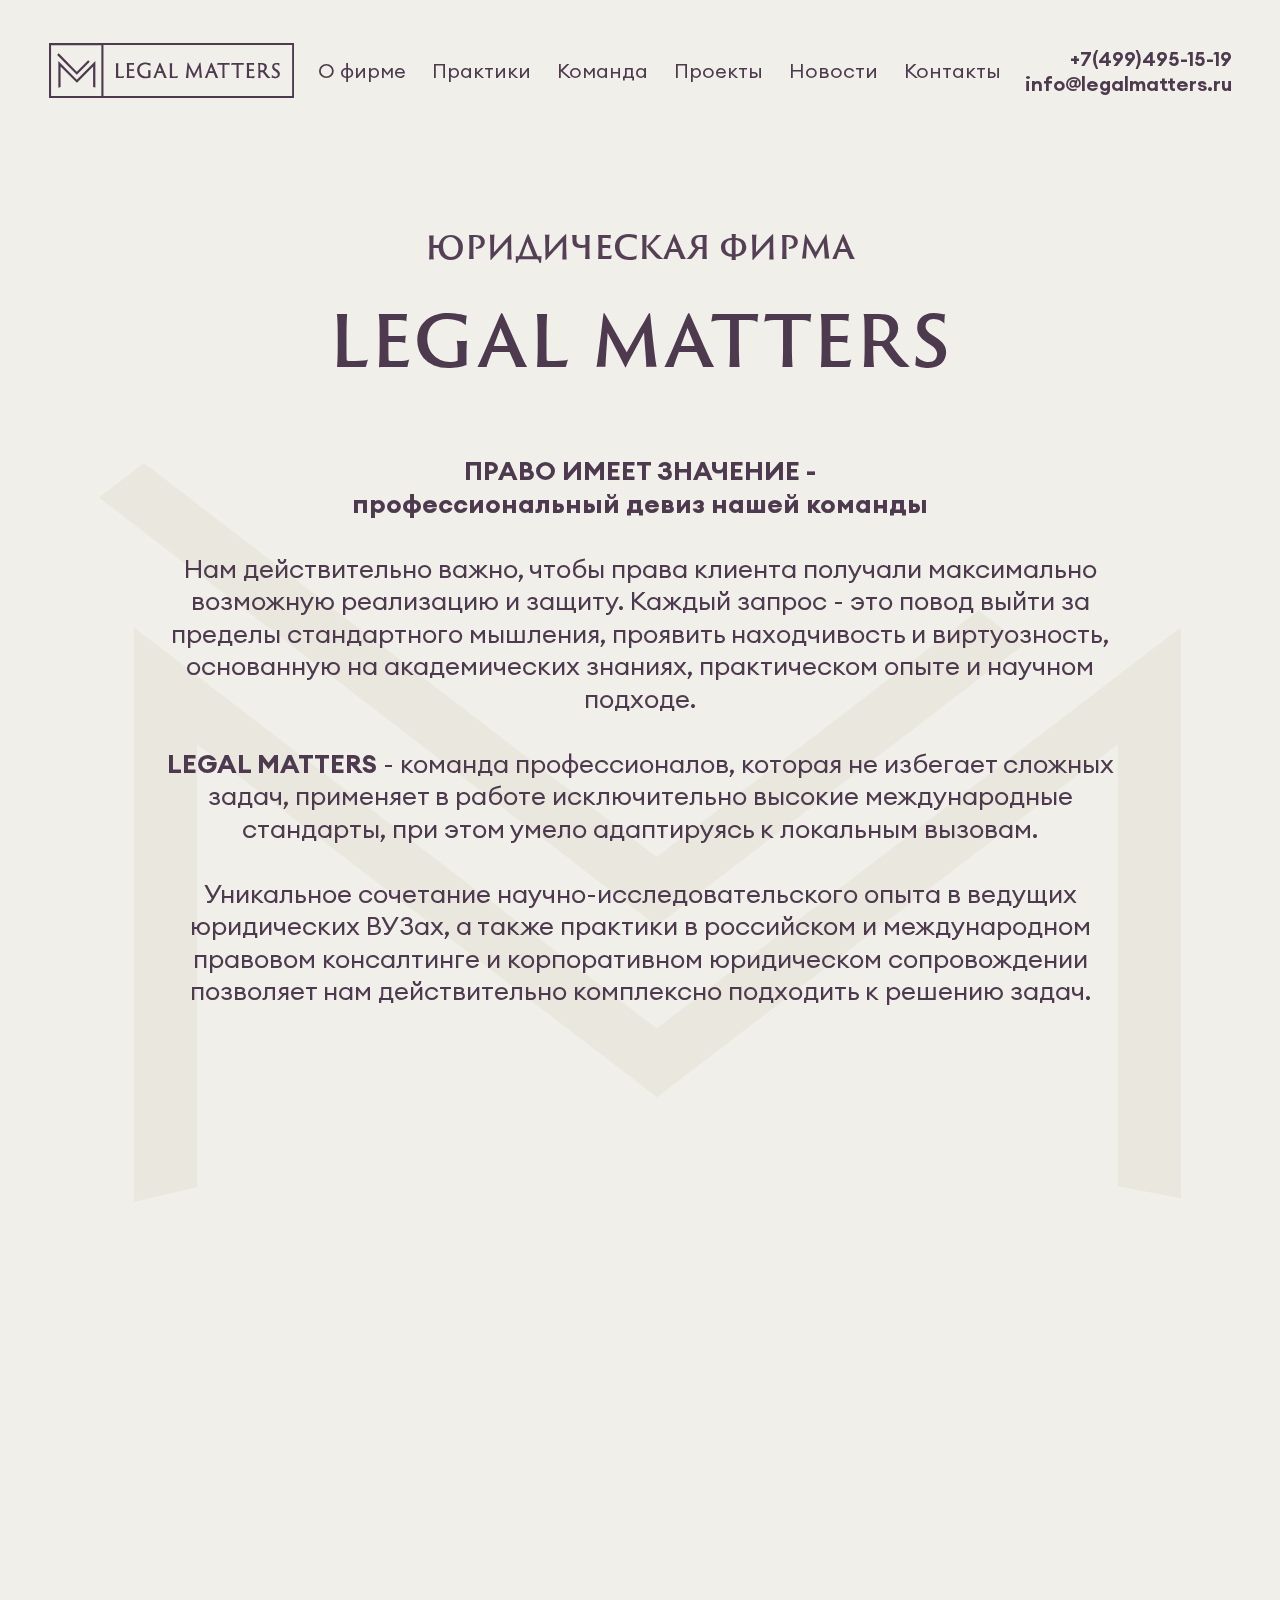
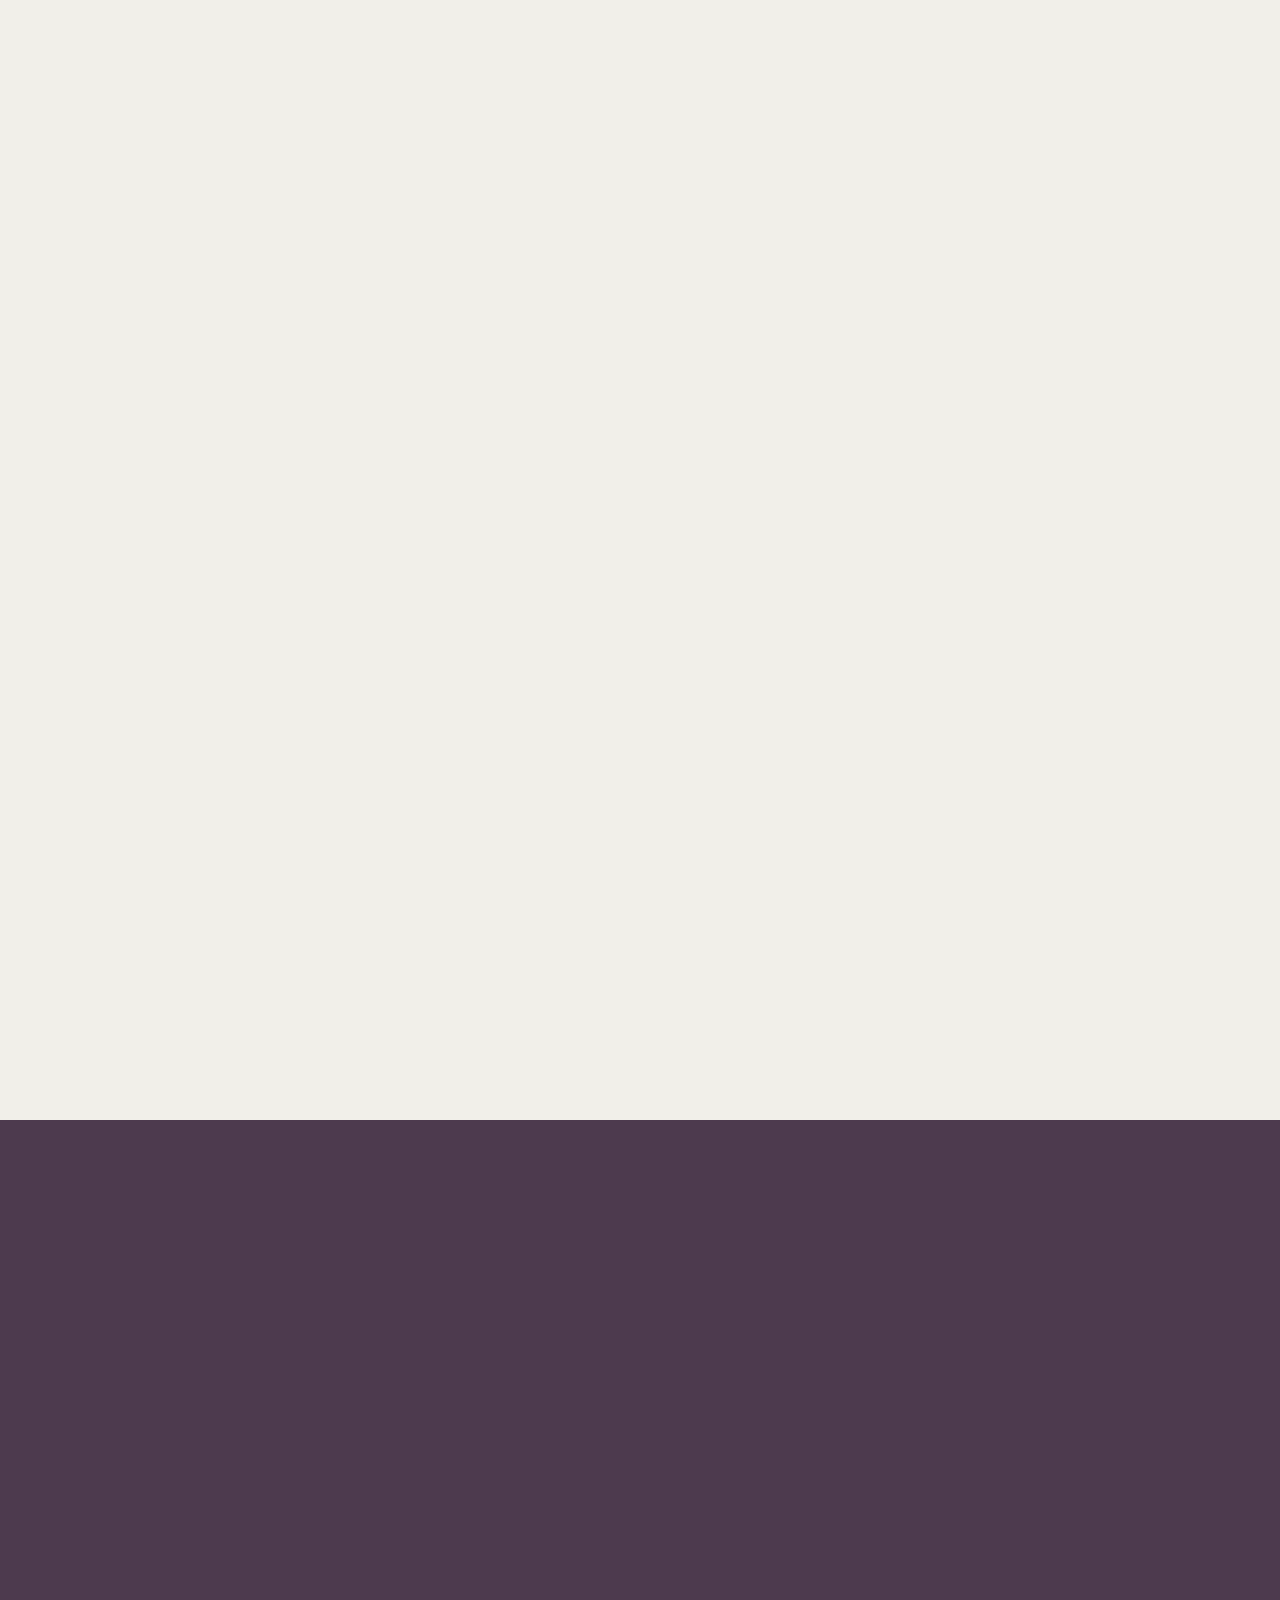
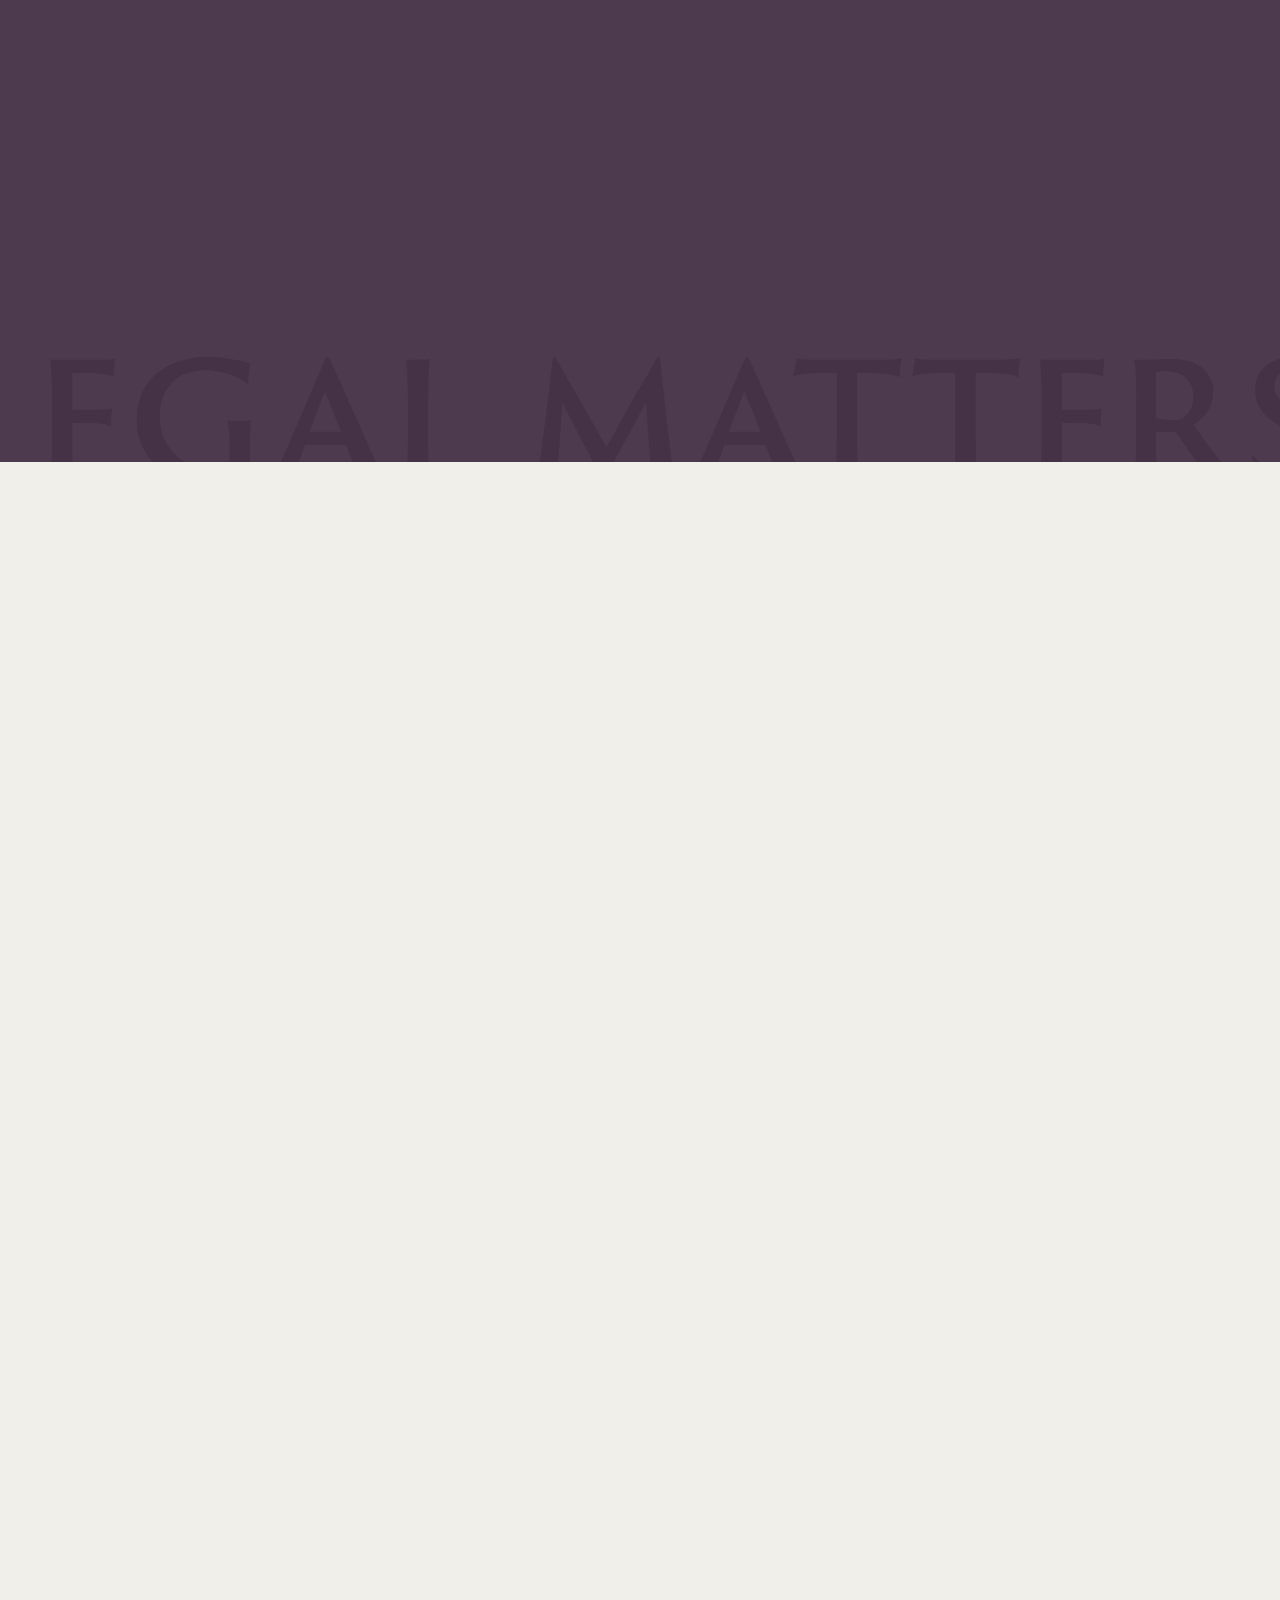
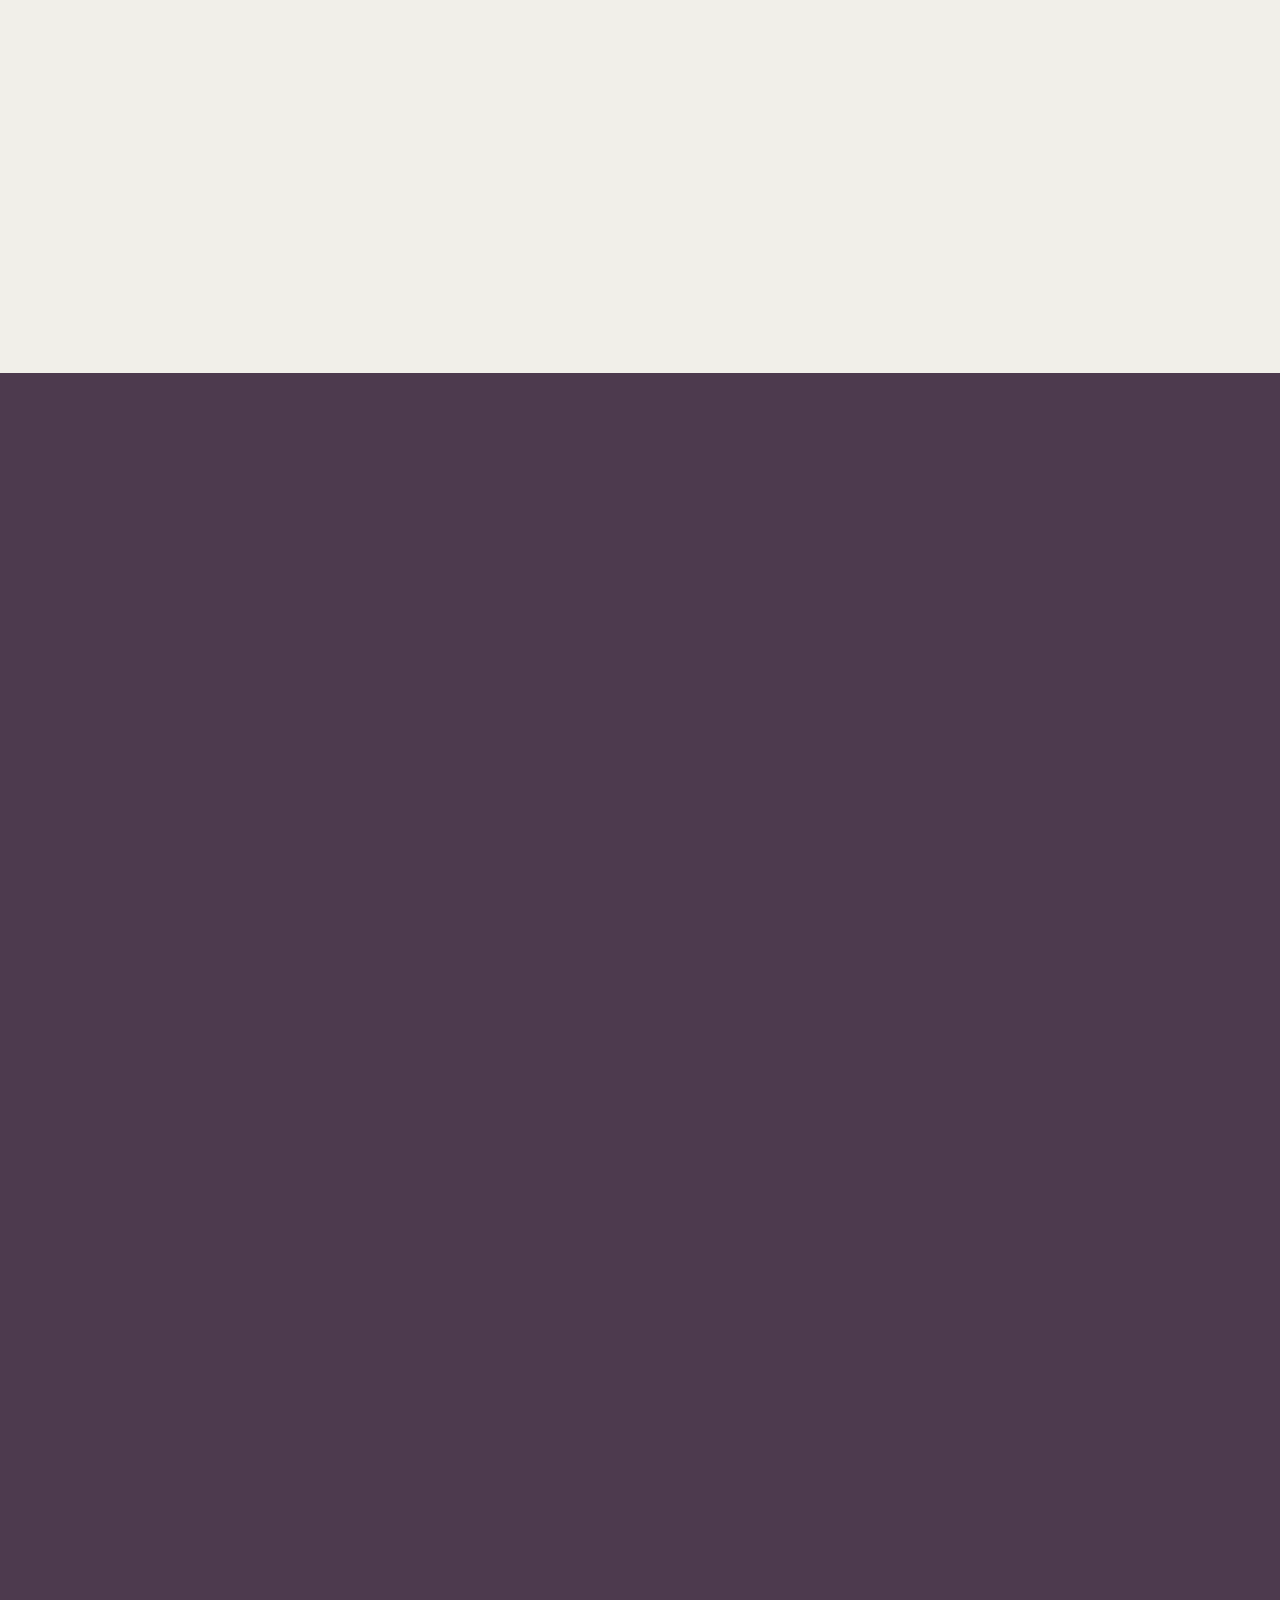
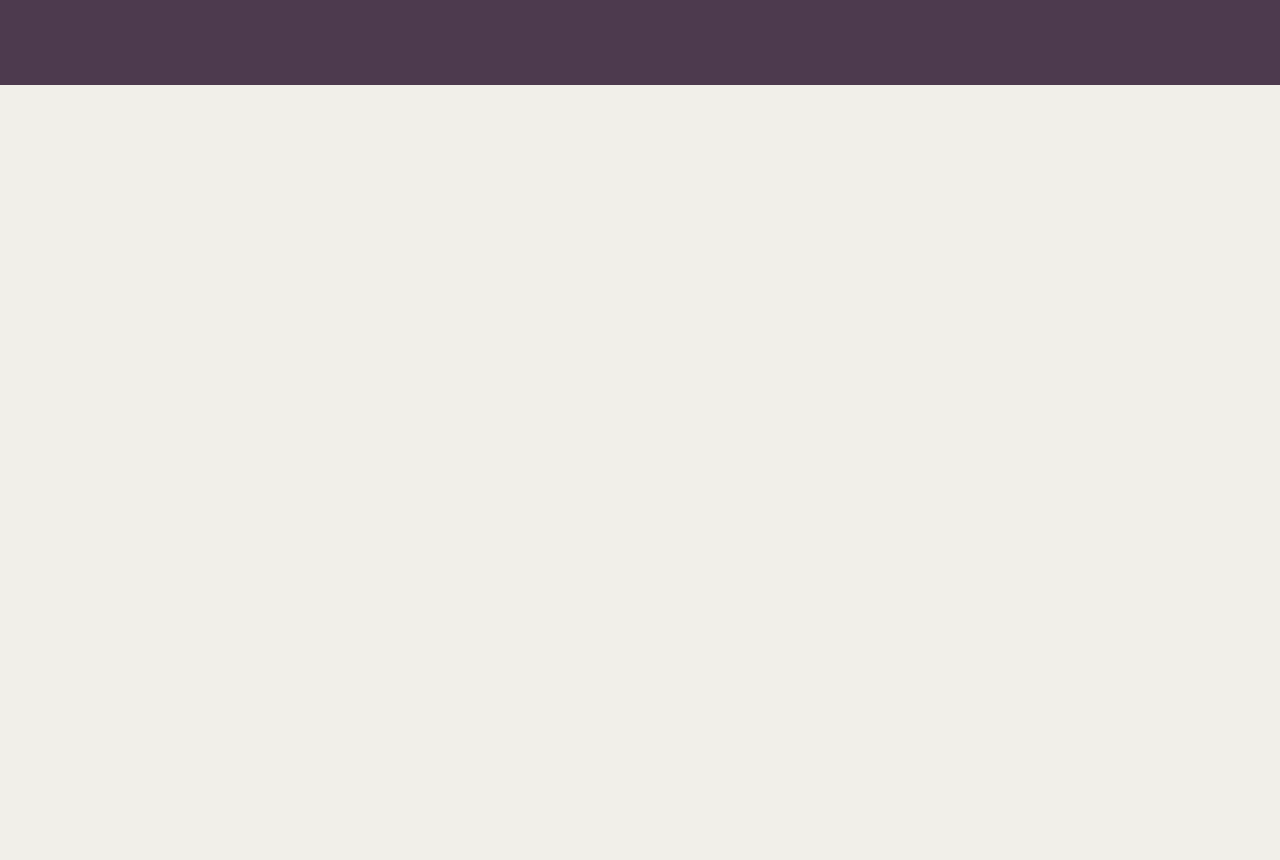
<file: index.html>
<!DOCTYPE html>
<html lang="ru">

<head>
	<meta charset="UTF-8">
	<meta http-equiv="X-UA-Compatible" content="IE=edge">
	<meta name="viewport" content="width=device-width, initial-scale=1.0">
	<title>Legal Matters</title>
	<meta property="og:title" content="Legal Matters">
	<meta property="og:description" content="Description">
	<meta property="og:url" content="/">
	<meta property="og:site_name" content="Legal Matters">
	<meta property="og:image" content="img/1200_630.png">
	<meta property="og:image:width" content="1200">
	<meta property="og:image:height" content="630">
	<link rel="apple-touch-icon" sizes="180x180" href="img/favicon/apple-touch-icon.png">
	<link rel="icon" type="image/png" sizes="32x32" href="img/favicon/favicon-32x32.png">
	<link rel="icon" type="image/png" sizes="16x16" href="img/favicon/favicon-16x16.png">
	<link rel="manifest" href="img/faviconv/site.webmanifest">
	<link rel="mask-icon" href="img/favicon/safari-pinned-tab.svg" color="#5bbad5">
	<meta name="msapplication-TileColor" content="#da532c">
	<meta name="theme-color" content="#ffffff">
	<!-- styles -->
	<link rel="stylesheet" href="css/vendor.min.css">
	<link rel="stylesheet" href="css/app.min.css">
</head>

<body>
	<!-- wrapper -->
	<div class="wrapper">
		<!-- header -->
		<header class="header" id="header" data-aos="fade-in">
			<div class="container">
				<div class="header__wrapper">
					<a href="index.html" class="header__logotype">
						<img src="img/logotype.svg" alt="Legal Matters">
					</a>
					<nav class="nav header__nav">
						<ul class="nav__list">
							<li class="nav__item">
								<a href="#main" class="nav__link">О фирме</a>
							</li>
							<li class="nav__item">
								<a href="#practics" class="nav__link">Практики</a>
							</li>
							<li class="nav__item">
								<a href="#team" class="nav__link">Команда</a>
							</li>
							<li class="nav__item">
								<a href="#projects" class="nav__link">Проекты</a>
							</li>
							<li class="nav__item">
								<a href="#news" class="nav__link">Новости</a>
							</li>
							<li class="nav__item">
								<a href="#contacts" class="nav__link">Контакты</a>
							</li>
						</ul>
					</nav>
					<div class="header__group">
						<a href="tel:74994951519" class="header__link">+7(499)495-15-19</a>
						<a href="mailto:info@legalmatters.ru" class="header__link">info@legalmatters.ru</a>
					</div>
					<button class="hamburger" id="hamburger-toggle" aria-label="Меню">
						<span class="hamburger__inner"></span>
						<span class="hamburger__inner"></span>
						<span class="hamburger__inner"></span>
					</button>
				</div>
			</div>
		</header>
		<!-- end of header -->
		<!-- mobile menu -->
		<div class="mobile-menu" id="mobile-menu">
			<nav class="nav mobile-menu__nav">
				<ul class="nav__list">
					<li class="nav__item">
						<a href="#main" class="nav__link">О фирме</a>
					</li>
					<li class="nav__item">
						<a href="#practics" class="nav__link">Практики</a>
					</li>
					<li class="nav__item">
						<a href="#team" class="nav__link">Команда</a>
					</li>
					<li class="nav__item">
						<a href="#projects" class="nav__link">Проекты</a>
					</li>
					<li class="nav__item">
						<a href="#news" class="nav__link">Новости</a>
					</li>
					<li class="nav__item">
						<a href="#contacts" class="nav__link">Контакты</a>
					</li>
				</ul>
			</nav>
			<div class="mobile-menu__group">
				<a href="tel:74994951519" class="mobile-menu__link">+7(499)495-15-19</a>
				<a href="mailto:info@legalmatters.ru" class="mobile-menu__link">info@legalmatters.ru</a>
			</div>
		</div>
		<!-- end of mobile menu -->
		<!-- content -->
		<div class="wrapper__content">
			<!-- main -->
			<section class="main" id="main" data-aos="fade-in">
				<div class="container">
					<div class="main__wrapper">
						<h3 class="main__subtitle" data-aos="fade-right">Юридическая фирма</h3>
						<h1 class="main__heading" data-aos="fade-right">legal matters</h1>
						<div class="main__content content" data-aos="fade-right" data-aos-delay="500">
							<p>
								<b>
									ПРАВО ИМЕЕТ ЗНАЧЕНИЕ - <br>
									профессиональный девиз нашей команды
								</b>
								<br><br>
								Нам действительно важно, чтобы права клиента получали максимально возможную реализацию и защиту. Каждый запрос - это повод выйти за
								пределы стандартного мышления, проявить находчивость и виртуозность, основанную на академических знаниях, практическом опыте и научном подходе.
								<br><br>
								<b>LEGAL MATTERS</b> - команда профессионалов, которая не избегает сложных задач, применяет в работе исключительно высокие международные
								стандарты, при этом умело адаптируясь к локальным вызовам.
								<br><br>
								Уникальное сочетание научно-исследовательского опыта в ведущих юридических ВУЗах, а также практики в российском и международном правовом консалтинге и корпоративном юридическом сопровождении позволяет нам действительно комплексно подходить к решению задач.
							</p>
						</div>
					</div>
				</div>
			</section>
			<!-- end of main -->
			<!-- practics -->
			<section class="practics" id="practics">
				<div class="container">
					<div class="section-heading practics__top" data-aos="fade-down-left">
						<h2 class="section-heading__title">практики</h2>
					</div>
					<div class="practics__wrapper">
						<article class="practics__item" data-aos="fade-right" data-aos-anchor="#practics">
							<span class="practics__elem">Коммерческое право</span>
						</article>
						<article class="practics__item" data-aos="fade-left" data-aos-anchor="#practics">
							<span class="practics__elem">Особые ситуации</span>
						</article>
						<article class="practics__item" data-aos="fade-right" data-aos-anchor="#practics">
							<span class="practics__elem">Корпоративное право и M&A</span>
						</article>
						<article class="practics__item" data-aos="fade-left" data-aos-anchor="#practics">
							<span class="practics__elem">Правовой аудит</span>
						</article>
						<article class="practics__item" data-aos="fade-right" data-aos-anchor="#practics">
							<span class="practics__elem">Разрешение споров и медиация</span>
						</article>
						<article class="practics__item" data-aos="fade-left" data-aos-anchor="#practics">
							<span class="practics__elem">Антикризисная защита бизнеса</span>
						</article>
						<article class="practics__item" data-aos="fade-right" data-aos-anchor="#practics">
							<span class="practics__elem">Семейное и наследственное право</span>
						</article>
						<article class="practics__item" data-aos="fade-left" data-aos-anchor="#practics">
							<span class="practics__elem">Санкции</span>
						</article>
						<article class="practics__item" data-aos="fade-right" data-aos-anchor="#practics">
							<span class="practics__elem">Трудовое право</span>
						</article>
						<article class="practics__item" data-aos="fade-left" data-aos-anchor="#practics">
							<span class="practics__elem">Банкротство</span>
						</article>
						<article class="practics__item" data-aos="fade-right" data-aos-anchor="#practics">
							<span class="practics__elem">Недвижимость и строительство</span>
						</article>
						<article class="practics__item" data-aos="fade-left" data-aos-anchor="#practics">
							<span class="practics__elem">Legal GR</span>
						</article>
					</div>
					<p class="practics__help" data-aos="fade-in" data-aos-delay="250">
						Если ваш вопрос связан с другой категорией дел — <br>
						свяжитесь с нами, мы готовы подобрать возможное решение
					</p>
				</div>
			</section>
			<!-- end of practics -->
			<!-- law -->
			<section class="law" id="law">
				<div class="container container--lg">
					<div class="law__wrapper" data-aos="fade-in" data-aos-delay="500">
						<h2 class="law__heading" data-aos="fade-right">ПРАВО ИМЕЕТ <br>ЗНАЧЕНИЕ</h2>
						<div class="law__group" data-aos="fade-left">
							<a href="#" class="law__btn btn">Направить запрос</a>
						</div>
					</div>
				</div>
			</section>
			<!-- end of law -->
			<!-- team -->
			<section class="team" id="team">
				<div class="container">
					<div class="section-heading section-heading--white team__top" data-aos="fade-down" data-aos-delay="150">
						<h2 class="section-heading__title">команда</h2>
						<h3 class="section-heading__subtitle">Партнеры и руководители практик</h3>
					</div>
					<div class="team__wrapper">
						<a href="#" class="team__item modal-btn" data-id="modal-team" data-aos="fade-right" data-aos-delay="550">
							<picture class="team__img">
								<img src="img/team-01.jpg" alt="Image">
							</picture>
							<span class="team__name">наталья маркова</span>
							<span class="team__help">Партнер</span>
						</a>
						<a href="#" class="team__item modal-btn" data-id="modal-team" data-aos="fade-right" data-aos-delay="350">
							<picture class="team__img">
								<img src="img/team-02.jpg" alt="Image">
							</picture>
							<span class="team__name">игорь бизин</span>
							<span class="team__help">Руководитель практики</span>
						</a>
						<a href="#" class="team__item modal-btn" data-id="modal-team" data-aos="fade-right" data-aos-delay="150">
							<picture class="team__img">
								<img src="img/team-03.jpg" alt="Image">
							</picture>
							<span class="team__name">алена косина</span>
							<span class="team__help">Руководитель практики</span>
						</a>
					</div>
				</div>
			</section>
			<!-- end of team -->
			<!-- projects -->
			<section class="projects" id="projects">
				<div class="container">
					<div class="section-heading projects__top" data-aos="fade-right">
						<h2 class="section-heading__title">проекты</h2>
						<p class="section-heading__description">Мы работаем со сложными задачами, требующими нестандартного подхода, и умеем деликатно подходить к особым ситуациям.</p>
					</div>
					<div class="projects__wrapper">
						<a href="#" class="projects__item modal-btn" data-id="modal-project" data-aos="fade-right">
							<span class="projects__name">Консультирование израильского <br>инвестиционного фонда</span>
						</a>
						<a href="#" class="projects__item modal-btn" data-id="modal-project" data-aos="fade-left">
							<span class="projects__name">Коммерческие споры <br>по договорам подряда</span>
						</a>
						<a href="#" class="projects__item modal-btn" data-id="modal-project" data-aos="fade-right">
							<span class="projects__name">Административные споры с <br>проверяющими органами <br>(ГИН, МГСН, ОАТИ и др)</span>
						</a>
					</div>
					<div class="projects__more" data-aos="fade-up">
						<a href="#" class="projects__btn btn">Показать ещё</a>
					</div>
				</div>
			</section>
			<!-- end of projects -->
			<!-- news -->
			<section class="news" id="news">
				<div class="container">
					<div class="news__wrap" data-aos="fade-in">
						<h2 class="news__heading" data-aos="transform-text-right">Новости</h2>
						<div class="news__wrapper">
							<div class="news__content" data-aos="fade-left">
								<a href="news-inner.html" class="news__item">
									<span class="news__date">16.09.2022</span>
									<span class="news__title">КОММЕНТАРИЙ ДЛЯ <br>РБК О ПРИМЕНЕНИИ <br>ОБЕСПЕЧИТЕЛЬНЫХ МЕР</span>
									<span class="news__description">
										Руководитель практики Legal Matters Алена Косина
										дала комментарий для РБК по вопросу применения
										обеспечительных мер в деле о привлечении контролирующих
										должников лиц к субсидиарной ответственности в рамках
										банкротства Роскомснаббанка.
									</span>
								</a>
								<a href="news-inner.html" class="news__item">
									<span class="news__date">16.09.2022</span>
									<span class="news__title">КОММЕНТАРИЙ ДЛЯ «ВЕДОМОСТЕЙ» <br>ПО РЕГУЛИРОВАНИЮ NFT</span>
									<span class="news__description">
										Юрист Legal Matters Юрий Тимшин дал комментарий
										Ведомостям по вопросу введения отдельного
										регулирования для NFT.
									</span>
								</a>
								<a href="news-inner.html" class="news__item">
									<span class="news__date">16.09.2022</span>
									<span class="news__title">СТАТЬЯ О СЕМЕЙНОЙ РЕФОРМЕ</span>
									<span class="news__description">
										На портале «Право.ру» опубликована статья руководителя
										практики Legal Matters Алены Косиной на тему:
										«Отцы или дети: чьи права защищает семейная реформа».
									</span>
								</a>
							</div>
							<div class="news__more" data-aos="fade-up">
								<a href="#" class="news__btn btn btn--light">Показать ещё</a>
							</div>
						</div>
					</div>
				</div>
			</section>
			<!-- end of news -->
			<!-- contacts -->
			<section class="contacts" id="contacts">
				<div class="container">
					<div class="contacts__wrapper" data-aos="fade-in">
						<div class="contacts__body" data-aos="fade-right">
							<h2 class="contacts__heading">контакты</h2>
							<ul class="contacts__list">
								<li class="contacts__item">
									<a href="tel:74994951519" class="contacts__link">+7(499)495-15-19</a>
								</li>
								<li class="contacts__item">
									<a href="mailto:info@legalmatters.ru " class="contacts__link">info@legalmatters.ru </a>
								</li>
								<li class="contacts__item">
									<address class="contacts__link">москва, ул. пятницкая <br>д. 13, стр. 2</address>
								</li>
							</ul>
						</div>
						<picture class="contacts__img" data-aos="fade-left">
							<source srcset="img/contacts-img.svg" media="(min-width: 1024px)">
							<img src="img/contacts-img-mobile.svg" alt="Image">
						</picture>
					</div>
				</div>
			</section>
			<!-- end of contacts -->
		</div>
		<!-- end of content -->
		<!-- footer -->
		<footer class="footer" id="footer" data-aos="fade-in">
			<div class="container">
				<div class="footer__wrapper">
					<a href="index.html" class="footer__logotype">
						<img src="img/logotype.svg" alt="Legal Matters">
					</a>
					<nav class="nav footer__nav">
						<ul class="nav__list">
							<li class="nav__item">
								<a href="#main" class="nav__link">О фирме</a>
							</li>
							<li class="nav__item">
								<a href="#practics" class="nav__link">Практики</a>
							</li>
							<li class="nav__item">
								<a href="#team" class="nav__link">Команда</a>
							</li>
							<li class="nav__item">
								<a href="#projects" class="nav__link">Проекты</a>
							</li>
							<li class="nav__item">
								<a href="#news" class="nav__link">Новости</a>
							</li>
							<li class="nav__item">
								<a href="#contacts" class="nav__link">Контакты</a>
							</li>
						</ul>
					</nav>
					<a href="#header" class="footer__top">
						<svg>
							<use xlink:href="img/sprite.svg#icon-arrow-top"></use>
						</svg>
					</a>
				</div>
			</div>
	</div>
	</footer>
	<!-- end of footer -->
	</div>
	<!-- end of wrapper -->
	<!-- modals -->
	<div class="modal" id="modal-team">
		<div class="modal__scroll">
			<div class="modal__wrapper">
				<button class="modal__close-btn modal__close" aria-label="Закрыть">
					<svg class="modal__close-icon">
						<use xlink:href="img/sprite.svg#icon-close"></use>
					</svg>
				</button>
				<div class="team-info">
					<div class="team-info__wrapper">
						<div class="team-info__body">
							<h3 class="team-info__title">Наталья маркова</h3>
							<span class="team-info__position">Юрист, кандидат юридических наук</span>
							<div class="team-info__content content">
								<p>
									Наталья обладает 18-летним опытом судебной защиты интересов бизнеса и частных лиц в арбитражных судах и судах общей юрисдикции в спорах с государственными органами и в коммерческих спорах.
									<br><br>
									До прихода в команду Legal Matters Наталья работала в международной аудиторской компании KPMG, международной юридической фирме Noerr, а также в ведущей российской юридической компании Пепеляев Групп.<br>
									Среди ее клиентов – крупнейшие международные и российские компании в сфере производства, нефте- и газодобычи, лизинговой деятельности, торговли, электроэнергетики, консалтинга, сельского хозяйства и др. <br>
									Также Наталья вела научно-преподавательскую деятельность на кафедрах гражданского и административного судопроизводства в МГУ им. М. В. Ломоносова и Московском государственном юридическом университете имени О.Е Кутафина (МГЮА). Является автором научно-исследовательских работ, методических и учебных пособий по гражданскому и арбитражному процессу, автором публикаций в профессиональных и научных юридических изданиях.
									<br><br>
									Окончила юридический факультет и аспирантуру юридического факультета МГУ им. М.В. Ломоносова. Имеет диплом переводчика по специальности «юриспруденция».
									<br><br>
									Свободно владеет английским языком.
								</p>
							</div>
						</div>
						<picture class="team-info__img">
							<img src="img/team-info.jpg" alt="Image">
						</picture>
					</div>
				</div>
			</div>
		</div>
		<div class="modal__overlay"></div>
	</div>
	<div class="modal" id="modal-project">
		<div class="modal__scroll">
			<div class="modal__wrapper">
				<button class="modal__close-btn modal__close" aria-label="Закрыть">
					<svg class="modal__close-icon">
						<use xlink:href="img/sprite.svg#icon-close"></use>
					</svg>
				</button>
				<div class="project-info">
					<div class="project-info__wrapper">
						<div class="project-info__body">
							<h3 class="project-info__title">Коммерческие споры по договорам подряда</h3>
							<div class="project-info__content content">
								<p>
									Команда Legal Matters представляла интересы российского общества в ряде споров, связанных с исполнением договора подряда при строительстве объекта недвижимости в г. Москве. Дела касались взыскания неосновательного обогащения по незаключенному договору подряда, а также защиты интересов застройщика в споре с теплоснабжающей организацией, которая отказывалась подключать объект недвижимости к теплоснабжению.
									<br>
									Юристы Legal Matters разработали стратегию защиты интересов Клиентов, проанализировали потенциальные риски, а также подготовили проекты процессуальных документов.
								</p>
							</div>
						</div>
					</div>
				</div>
			</div>
		</div>
		<div class="modal__overlay"></div>
	</div>
	<!-- end of modals -->
	<!-- scripts -->
	<script src="js/vendor.min.js"></script>
	<script src="js/app.min.js"></script>
</body>

</html>
</file>
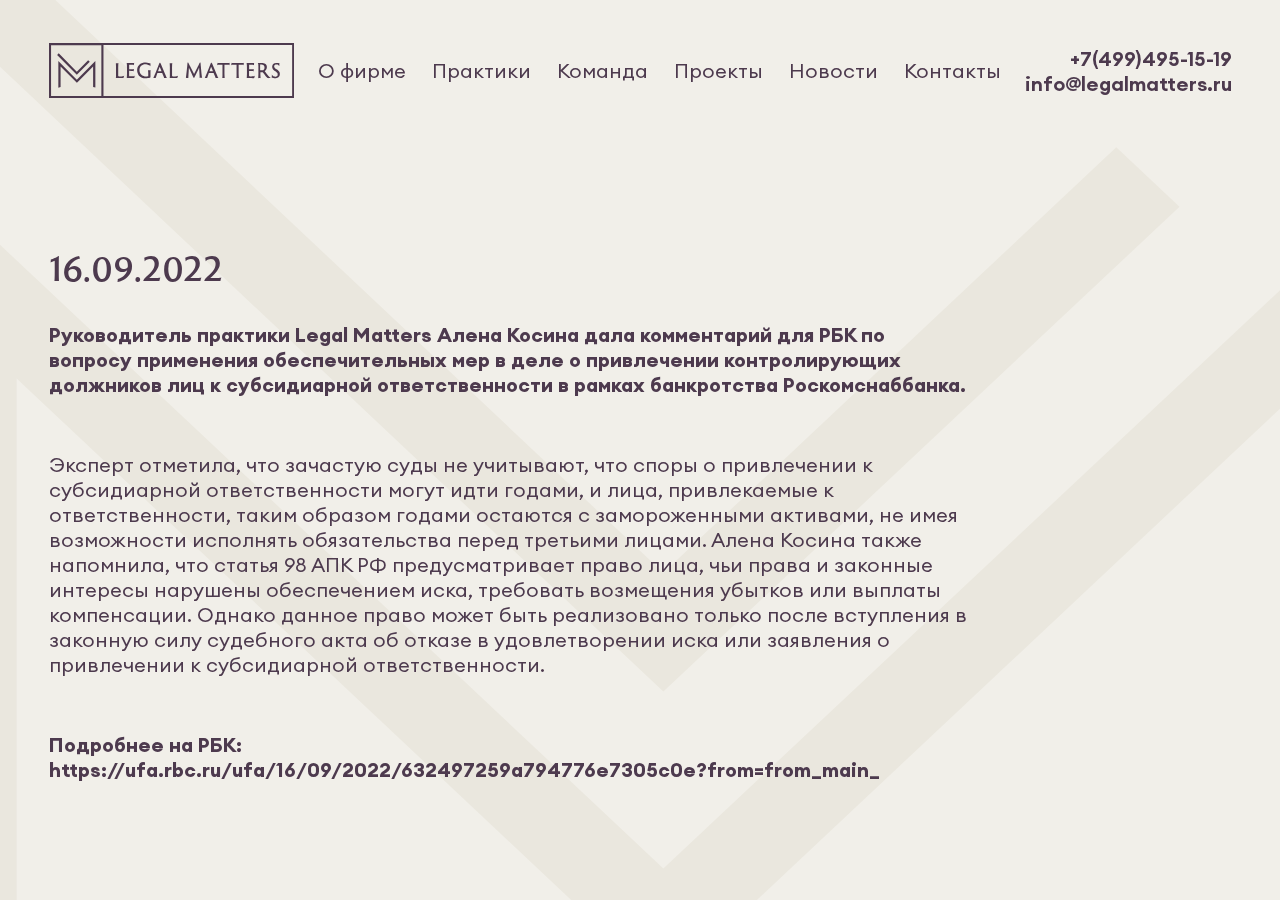
<file: news-inner.html>
<!DOCTYPE html>
<html lang="ru">

<head>
	<meta charset="UTF-8">
	<meta http-equiv="X-UA-Compatible" content="IE=edge">
	<meta name="viewport" content="width=device-width, initial-scale=1.0">
	<title>Legal Matters - Новость</title>
	<meta property="og:title" content="Legal Matters">
	<meta property="og:description" content="Description">
	<meta property="og:url" content="/">
	<meta property="og:site_name" content="Legal Matters">
	<meta property="og:image" content="img/1200_630.png">
	<meta property="og:image:width" content="1200">
	<meta property="og:image:height" content="630">
	<link rel="apple-touch-icon" sizes="180x180" href="img/favicon/apple-touch-icon.png">
	<link rel="icon" type="image/png" sizes="32x32" href="img/favicon/favicon-32x32.png">
	<link rel="icon" type="image/png" sizes="16x16" href="img/favicon/favicon-16x16.png">
	<link rel="manifest" href="img/faviconv/site.webmanifest">
	<link rel="mask-icon" href="img/favicon/safari-pinned-tab.svg" color="#5bbad5">
	<meta name="msapplication-TileColor" content="#da532c">
	<meta name="theme-color" content="#ffffff">
	<!-- styles -->
	<link rel="stylesheet" href="css/vendor.min.css">
	<link rel="stylesheet" href="css/app.min.css">
</head>

<body>
	<!-- wrapper -->
	<div class="wrapper">
		<!-- header -->
		<header class="header" id="header" data-aos="fade-in">
			<div class="container">
				<div class="header__wrapper">
					<a href="index.html" class="header__logotype">
						<img src="img/logotype.svg" alt="Legal Matters">
					</a>
					<nav class="nav header__nav">
						<ul class="nav__list">
							<li class="nav__item">
								<a href="#main" class="nav__link">О фирме</a>
							</li>
							<li class="nav__item">
								<a href="#practics" class="nav__link">Практики</a>
							</li>
							<li class="nav__item">
								<a href="#team" class="nav__link">Команда</a>
							</li>
							<li class="nav__item">
								<a href="#projects" class="nav__link">Проекты</a>
							</li>
							<li class="nav__item">
								<a href="#news" class="nav__link">Новости</a>
							</li>
							<li class="nav__item">
								<a href="#contacts" class="nav__link">Контакты</a>
							</li>
						</ul>
					</nav>
					<div class="header__group">
						<a href="tel:74994951519" class="header__link">+7(499)495-15-19</a>
						<a href="mailto:info@legalmatters.ru" class="header__link">info@legalmatters.ru</a>
					</div>
					<button class="hamburger" id="hamburger-toggle" aria-label="Меню">
						<span class="hamburger__inner"></span>
						<span class="hamburger__inner"></span>
						<span class="hamburger__inner"></span>
					</button>
				</div>
			</div>
		</header>
		<!-- end of header -->
		<!-- mobile menu -->
		<div class="mobile-menu" id="mobile-menu">
			<nav class="nav mobile-menu__nav">
				<ul class="nav__list">
					<li class="nav__item">
						<a href="#main" class="nav__link">О фирме</a>
					</li>
					<li class="nav__item">
						<a href="#practics" class="nav__link">Практики</a>
					</li>
					<li class="nav__item">
						<a href="#team" class="nav__link">Команда</a>
					</li>
					<li class="nav__item">
						<a href="#projects" class="nav__link">Проекты</a>
					</li>
					<li class="nav__item">
						<a href="#news" class="nav__link">Новости</a>
					</li>
					<li class="nav__item">
						<a href="#contacts" class="nav__link">Контакты</a>
					</li>
				</ul>
			</nav>
			<div class="mobile-menu__group">
				<a href="tel:74994951519" class="mobile-menu__link">+7(499)495-15-19</a>
				<a href="mailto:info@legalmatters.ru" class="mobile-menu__link">info@legalmatters.ru</a>
			</div>
		</div>
		<!-- end of mobile menu -->
		<!-- content -->
		<div class="wrapper__content">
			<!-- inner page -->
			<div class="inner-page" id="inner-page">
				<div class="container">
					<div class="content content--md inner-page__content" data-aos="fade-right">
						<h2>16.09.2022</h2>
						<p>
							<b>Руководитель практики Legal Matters Алена Косина дала комментарий для РБК по вопросу применения обеспечительных мер в деле о привлечении контролирующих должников лиц к субсидиарной ответственности в рамках банкротства Роскомснаббанка.</b>
						</p>
						<p>Эксперт отметила, что зачастую суды не учитывают, что споры о привлечении к субсидиарной ответственности могут идти годами, и лица, привлекаемые к ответственности, таким образом годами остаются с замороженными активами, не имея возможности исполнять обязательства перед третьими лицами. Алена Косина также напомнила, что статья 98 АПК РФ предусматривает право лица, чьи права и законные интересы нарушены обеспечением иска, требовать возмещения убытков или выплаты компенсации. Однако данное право может быть реализовано только после вступления в законную силу судебного акта об отказе в удовлетворении иска или заявления о привлечении к субсидиарной ответственности.</p>
						<p>
							<b>
								Подробнее на РБК:
								<a href="#">https://ufa.rbc.ru/ufa/16/09/2022/632497259a794776e7305c0e?from=from_main_</a>
							</b>
						</p>
					</div>
				</div>
			</div>
			<!-- end of inner page -->
		</div>
		<!-- end of content -->
	</div>
	<!-- end of wrapper -->
	<!-- modals -->
	<div class="modal" id="modal-team">
		<div class="modal__scroll">
			<div class="modal__wrapper">
				<button class="modal__close-btn modal__close" aria-label="Закрыть">
					<svg class="modal__close-icon">
						<use xlink:href="img/sprite.svg#icon-close"></use>
					</svg>
				</button>
				<div class="team-info">
					<div class="team-info__wrapper">
						<div class="team-info__body">
							<h3 class="team-info__title">Наталья маркова</h3>
							<span class="team-info__position">Юрист, кандидат юридических наук</span>
							<div class="team-info__content content">
								<p>
									Наталья обладает 18-летним опытом судебной защиты интересов бизнеса и частных лиц в арбитражных судах и судах общей юрисдикции в спорах с государственными органами и в коммерческих спорах.
									<br><br>
									До прихода в команду Legal Matters Наталья работала в международной аудиторской компании KPMG, международной юридической фирме Noerr, а также в ведущей российской юридической компании Пепеляев Групп.<br>
									Среди ее клиентов – крупнейшие международные и российские компании в сфере производства, нефте- и газодобычи, лизинговой деятельности, торговли, электроэнергетики, консалтинга, сельского хозяйства и др. <br>
									Также Наталья вела научно-преподавательскую деятельность на кафедрах гражданского и административного судопроизводства в МГУ им. М. В. Ломоносова и Московском государственном юридическом университете имени О.Е Кутафина (МГЮА). Является автором научно-исследовательских работ, методических и учебных пособий по гражданскому и арбитражному процессу, автором публикаций в профессиональных и научных юридических изданиях.
									<br><br>
									Окончила юридический факультет и аспирантуру юридического факультета МГУ им. М.В. Ломоносова. Имеет диплом переводчика по специальности «юриспруденция».
									<br><br>
									Свободно владеет английским языком.
								</p>
							</div>
						</div>
						<picture class="team-info__img">
							<img src="img/team-info.jpg" alt="Image">
						</picture>
					</div>
				</div>
			</div>
		</div>
		<div class="modal__overlay"></div>
	</div>
	<div class="modal" id="modal-project">
		<div class="modal__scroll">
			<div class="modal__wrapper">
				<button class="modal__close-btn modal__close" aria-label="Закрыть">
					<svg class="modal__close-icon">
						<use xlink:href="img/sprite.svg#icon-close"></use>
					</svg>
				</button>
				<div class="project-info">
					<div class="project-info__wrapper">
						<div class="project-info__body">
							<h3 class="project-info__title">Коммерческие споры по договорам подряда</h3>
							<div class="project-info__content content">
								<p>
									Команда Legal Matters представляла интересы российского общества в ряде споров, связанных с исполнением договора подряда при строительстве объекта недвижимости в г. Москве. Дела касались взыскания неосновательного обогащения по незаключенному договору подряда, а также защиты интересов застройщика в споре с теплоснабжающей организацией, которая отказывалась подключать объект недвижимости к теплоснабжению.
									<br>
									Юристы Legal Matters разработали стратегию защиты интересов Клиентов, проанализировали потенциальные риски, а также подготовили проекты процессуальных документов.
								</p>
							</div>
						</div>
					</div>
				</div>
			</div>
		</div>
		<div class="modal__overlay"></div>
	</div>
	<!-- end of modals -->
	<!-- scripts -->
	<script src="js/vendor.min.js"></script>
	<script src="js/app.min.js"></script>
</body>

</html>
</file>
<file: css/app.min.css>
body{position:relative;overflow-x:hidden;font-family:"EuclidCircularA",sans-serif;font-size:20px;line-height:1.25;color:#4d3a4e;background:#f1efe9}ul,ol,li{display:block;padding:0;margin:0;list-style:none}h1,h2,h3,h4,h5,h6{margin:0;font-weight:normal}p{margin:0}a{display:inline-block;color:#4d3a4e;text-decoration:none;-webkit-transition:all .25s ease;-o-transition:all .25s ease;transition:all .25s ease}a:hover{text-decoration:none;color:#4d3a4e}a:active{color:#4d3a4e}input[type=number]{-moz-appearance:textfield}input[type=number]::-webkit-outer-spin-button,input[type=number]::-webkit-inner-spin-button{display:none;-webkit-appearance:none;appearance:none;margin:0}picture{display:block}img{max-width:100%}svg{-webkit-transition:all .25s ease;-o-transition:all .25s ease;transition:all .25s ease}.scroll-disabled{overflow:hidden}.container{margin:0 auto;padding:0 20px;max-width:1223px;width:100%}.container--lg{max-width:1374px}.btn{position:relative;z-index:1;display:-webkit-box;display:-ms-flexbox;display:flex;-webkit-box-align:center;-ms-flex-align:center;align-items:center;-webkit-box-pack:center;-ms-flex-pack:center;justify-content:center;padding:21px 30px;min-width:200px;width:-webkit-fit-content;width:-moz-fit-content;width:fit-content;font-size:20px;font-weight:normal;line-height:1;white-space:nowrap;text-align:center;color:#fff;background:#4d3a4e;border:1px solid rgba(0,0,0,0);border-radius:60px;-webkit-transition:all .25s ease;-o-transition:all .25s ease;transition:all .25s ease}.btn:focus{outline:none}.btn:hover{color:#fff}.btn--light{color:#4d3a4e;background:#f1efe9}.btn--light:hover{color:#4d3a4e}@media screen and (hover: hover){.btn:hover{color:rgba(255,255,255,.5)}.btn--light:hover{color:rgba(77,58,78,.5)}}@media screen and (max-width: 767px){.btn{padding:10px 20px;font-size:14px}}.header{position:relative;z-index:300;padding:43px 0 0}@media screen and (max-width: 1023px){.header{padding:30px 0 0}}@media screen and (max-width: 767px){.header{min-height:61px}}.header__wrapper{display:-webkit-box;display:-ms-flexbox;display:flex;-webkit-box-align:center;-ms-flex-align:center;align-items:center;-webkit-box-pack:justify;-ms-flex-pack:justify;justify-content:space-between}.header__logotype{margin-right:20px;max-width:245px;width:100%;height:auto}.header__logotype img{display:block;width:100%;height:100%;-o-object-fit:contain;object-fit:contain}@media screen and (min-width: 768px)and (max-width: 1179px){.header__logotype{max-width:205px}}@media screen and (max-width: 767px){.header__logotype{max-width:138px}}@media screen and (max-width: 1023px){.header__nav{display:none}}.header__group{margin-left:20px}@media screen and (max-width: 1023px){.header__group{display:none}}.header__link{display:block;margin-left:auto;width:-webkit-fit-content;width:-moz-fit-content;width:fit-content;font-size:20px;font-weight:600}@media screen and (hover: hover){.header__link:hover{opacity:.5}}@media screen and (min-width: 1024px)and (max-width: 1179px){.header__link{font-size:18px}}.nav__list{display:-webkit-box;display:-ms-flexbox;display:flex;-webkit-box-align:center;-ms-flex-align:center;align-items:center}@media screen and (max-width: 1023px){.nav__list{-webkit-box-orient:vertical;-webkit-box-direction:normal;-ms-flex-direction:column;flex-direction:column}}.nav__item+.nav__item{margin-left:26px}@media screen and (min-width: 1024px)and (max-width: 1179px){.nav__item+.nav__item{margin-left:16px}}@media screen and (max-width: 1023px){.nav__item+.nav__item{margin-left:0}}@media screen and (min-width: 768px)and (max-width: 1023px){.nav__item+.nav__item{margin-top:24px}}@media screen and (max-width: 767px){.nav__item+.nav__item{margin-top:12px}}.nav__link{font-size:20px;font-weight:normal}@media screen and (hover: hover){.nav__link:hover{opacity:.5}}@media screen and (min-width: 768px)and (max-width: 1179px){.nav__link{font-size:18px}}@media screen and (max-width: 767px){.nav__link{font-size:14px}}.hamburger{position:relative;display:block;margin-left:20px;padding:0;min-width:30px;width:30px;height:30px;background:rgba(0,0,0,0);border:none;border-radius:0}.hamburger:focus{outline:none}.hamburger--active .hamburger__inner:first-child{top:11px;-webkit-transform:rotate(45deg);-ms-transform:rotate(45deg);transform:rotate(45deg)}.hamburger--active .hamburger__inner:nth-child(2){opacity:0}.hamburger--active .hamburger__inner:last-child{top:11px;-webkit-transform:rotate(-45deg);-ms-transform:rotate(-45deg);transform:rotate(-45deg)}@media screen and (min-width: 1024px){.hamburger{display:none}}.hamburger__inner{display:block;position:absolute;left:2.5px;width:23px;height:2px;background:#4d3a4e;border-radius:80px;-webkit-transition:all .25s ease;-o-transition:all .25s ease;transition:all .25s ease}.hamburger__inner:first-child{top:8px}.hamburger__inner:nth-child(2){top:13px}.hamburger__inner:last-child{top:18px}.mobile-menu{position:fixed;top:0;right:0;left:0;z-index:100;-webkit-transform:translateY(-104%);-ms-transform:translateY(-104%);transform:translateY(-104%);padding:80px 40px 26px;-webkit-transition:all .25s ease;-o-transition:all .25s ease;transition:all .25s ease;pointer-events:none}.mobile-menu--active{-webkit-transform:translateX(0);-ms-transform:translateX(0);transform:translateX(0);background:#f1efe9;pointer-events:all;-webkit-transition:all .15s ease;-o-transition:all .15s ease;transition:all .15s ease}.mobile-menu--active .mobile-menu__nav .nav__item{opacity:1;-webkit-transition:opacity .25s ease .15s;-o-transition:opacity .25s ease .15s;transition:opacity .25s ease .15s}.mobile-menu--active .mobile-menu__group{opacity:1;-webkit-transition:opacity .25s ease .15s;-o-transition:opacity .25s ease .15s;transition:opacity .25s ease .15s}@media screen and (min-width: 1024px){.mobile-menu{display:none}}.mobile-menu__nav .nav__item{opacity:0;-webkit-transition:opacity .25s ease;-o-transition:opacity .25s ease;transition:opacity .25s ease}.mobile-menu__group{margin-top:33px;text-align:center;opacity:0;-webkit-transition:opacity .25s ease;-o-transition:opacity .25s ease;transition:opacity .25s ease}.mobile-menu__link{display:block;font-size:14px;font-weight:bold;line-height:1.3}@media screen and (min-width: 768px)and (max-width: 1179px){.mobile-menu__link{font-size:18px}}.footer{position:relative;z-index:300;-webkit-box-flex:0;-ms-flex:0 0 auto;flex:0 0 auto;margin-top:95px;padding-bottom:110px}@media screen and (max-width: 1023px){.footer{margin-top:0;padding-top:63px;padding-bottom:43px;background:#4d3a4e}}.footer__wrapper{display:-webkit-box;display:-ms-flexbox;display:flex;-webkit-box-align:center;-ms-flex-align:center;align-items:center;-webkit-box-pack:justify;-ms-flex-pack:justify;justify-content:space-between}@media screen and (max-width: 1023px){.footer__wrapper{-webkit-box-pack:center;-ms-flex-pack:center;justify-content:center}}.footer__logotype{margin-right:20px;max-width:245px;width:100%;height:auto}.footer__logotype img{display:block;width:100%;height:100%;-o-object-fit:contain;object-fit:contain}@media screen and (min-width: 1024px)and (max-width: 1179px){.footer__logotype{max-width:205px}}@media screen and (max-width: 1023px){.footer__logotype{display:none}}.footer__nav{margin-right:auto;margin-left:29px}@media screen and (max-width: 1023px){.footer__nav{display:none}}.footer__top{display:-webkit-box;display:-ms-flexbox;display:flex;-webkit-box-align:center;-ms-flex-align:center;align-items:center;-webkit-box-pack:center;-ms-flex-pack:center;justify-content:center;padding:0;min-width:41px;width:41px;height:41px;font-size:0;background:rgba(0,0,0,0);border:1px solid #4d3a4e;border-radius:50%}.footer__top:focus{outline:none}.footer__top>svg{min-width:12px;width:12px;height:12px;color:#4d3a4e}@media screen and (hover: hover){.footer__top:hover{opacity:.5}}@media screen and (max-width: 1023px){.footer__top{border-color:#fff}.footer__top>svg{color:#fff}}.modal{position:fixed;top:0;right:0;bottom:0;left:0;z-index:1100;display:-webkit-box;display:-ms-flexbox;display:flex;-webkit-box-align:center;-ms-flex-align:center;align-items:center;-webkit-box-pack:center;-ms-flex-pack:center;justify-content:center;width:100%;height:calc(var(--vh, 1vh)*100);visibility:hidden;opacity:1;pointer-events:none}.modal--active{visibility:visible;opacity:1;pointer-events:all}.modal--active .modal__scroll{-webkit-transform:translateX(0);-ms-transform:translateX(0);transform:translateX(0);-webkit-transition:all .6s ease .25s;-o-transition:all .6s ease .25s;transition:all .6s ease .25s}.modal--active .modal__close{opacity:1}.modal--active .modal__wrapper{opacity:1}.modal--active .modal__overlay{visibility:visible;opacity:1;pointer-events:all}.modal__scroll{position:relative;z-index:2;display:-webkit-box;display:-ms-flexbox;display:flex;-webkit-box-align:center;-ms-flex-align:center;align-items:center;-webkit-box-pack:center;-ms-flex-pack:center;justify-content:center;overflow-x:hidden;overflow-y:auto;max-height:calc(var(--vh, 1vh)*100);-webkit-transform:translateX(104%);-ms-transform:translateX(104%);transform:translateX(104%);-webkit-transition:all .3s ease;-o-transition:all .3s ease;transition:all .3s ease}.modal__wrapper{position:relative;z-index:2;margin:auto;padding:60px 66px;max-width:1250px;min-width:1250px;width:100%;opacity:0;background:#f1efe9;border-radius:43px;-webkit-transition:all .25s ease;-o-transition:all .25s ease;transition:all .25s ease}@media screen and (max-width: 1199px){.modal__wrapper{max-width:90%;min-width:auto}}@media screen and (min-width: 1024px)and (max-width: 1199px){.modal__wrapper{padding:60px 40px}}@media screen and (max-width: 767px){.modal__wrapper{padding:60px 20px 40px;max-width:none;min-width:auto;border-radius:0}}.modal__close-btn{position:absolute;top:24px;right:40px;z-index:3;display:-webkit-box;display:-ms-flexbox;display:flex;-webkit-box-align:center;-ms-flex-align:center;align-items:center;-webkit-box-pack:center;-ms-flex-pack:center;justify-content:center;padding:0;min-width:24px;width:24px;height:24px;opacity:0;background:rgba(0,0,0,0);border:none;border-radius:0;-webkit-transition:all .25s ease;-o-transition:all .25s ease;transition:all .25s ease}.modal__close-btn:focus{outline:none}@media screen and (max-width: 767px){.modal__close-btn{top:16px;right:16px}}.modal__close-icon{min-width:24px;width:24px;height:24px;color:#4d3a4e}.modal__overlay{position:absolute;top:0;right:0;bottom:0;left:0;z-index:1;width:100%;height:100%;visibility:hidden;opacity:0;background:rgba(77,58,78,.8);pointer-events:none;-webkit-transition:all .25s ease;-o-transition:all .25s ease;transition:all .25s ease}.wrapper{display:-webkit-box;display:-ms-flexbox;display:flex;-webkit-box-orient:vertical;-webkit-box-direction:normal;-ms-flex-direction:column;flex-direction:column;min-height:100vh;overflow:hidden}.wrapper__content{-webkit-box-flex:1;-ms-flex:1 1 100%;flex:1 1 100%}.content{font-size:26px}.content--md{font-size:20px}@media screen and (max-width: 767px){.content{font-size:13px}}.content *{margin-bottom:55px}.content *:last-child{margin-bottom:0}@media screen and (max-width: 767px){.content *{margin-bottom:35px}}.content h1,.content h2,.content h3,.content h4,.content h5,.content h6{margin-bottom:30px;font-family:"TrajanSansPro",sans-serif;font-weight:600}.content h1:not(:first-child),.content h2:not(:first-child),.content h3:not(:first-child),.content h4:not(:first-child),.content h5:not(:first-child),.content h6:not(:first-child){margin-top:55px}@media screen and (max-width: 767px){.content h1,.content h2,.content h3,.content h4,.content h5,.content h6{margin-bottom:24px}.content h1:not(:first-child),.content h2:not(:first-child),.content h3:not(:first-child),.content h4:not(:first-child),.content h5:not(:first-child),.content h6:not(:first-child){margin-top:35px}}.content h1{font-size:48px}@media screen and (max-width: 767px){.content h1{font-size:26px}}.content h2{font-size:32px}@media screen and (max-width: 767px){.content h2{font-size:20px}}.content h3,.content h4,.content h5,.content h6{font-size:24px}@media screen and (max-width: 767px){.content h3,.content h4,.content h5,.content h6{font-size:18px}}.content a{word-break:break-word}@media screen and (hover: hover){.content a:hover{opacity:.5}}.section-heading{margin-bottom:80px;text-align:center}@media screen and (max-width: 767px){.section-heading{margin-bottom:30px}}.section-heading--white{color:#fff}.section-heading__title{font-family:"TrajanSansPro",sans-serif;font-size:60px;font-weight:600;text-transform:uppercase}@media screen and (min-width: 1024px)and (max-width: 1179px){.section-heading__title{font-size:56px}}@media screen and (min-width: 768px)and (max-width: 1023px){.section-heading__title{font-size:52px}}@media screen and (max-width: 767px){.section-heading__title{font-size:25px}}.section-heading__subtitle{margin-top:15px;font-family:"TrajanSansPro",sans-serif;font-size:30px;font-weight:600;text-transform:uppercase}@media screen and (max-width: 767px){.section-heading__subtitle{margin-top:12px;font-size:16px}}.section-heading__description{margin:18px auto 0;max-width:745px;width:100%;font-size:20px;font-weight:normal}@media screen and (max-width: 767px){.section-heading__description{font-size:14px}}.inner-page{position:relative;z-index:1;overflow:hidden;margin-top:-98px;padding-top:254px;min-height:100vh}.inner-page::before{content:"";position:absolute;top:-107px;left:50%;bottom:-30px;z-index:-1;-webkit-transform:translateX(-50%);-ms-transform:translateX(-50%);transform:translateX(-50%);display:block;width:1523px;height:1275px;background-image:url(../img/inner-page-bg.svg);background-repeat:no-repeat;background-size:contain;background-position:center center}@media screen and (min-width: 1024px)and (max-width: 1199px){.inner-page{margin-top:-89px;padding-top:245px}}@media screen and (max-width: 1023px){.inner-page::before{width:calc(100% + 20px);height:calc(100% + 20px)}}@media screen and (min-width: 768px)and (max-width: 1023px){.inner-page{margin-top:-76px;padding-top:232px}}@media screen and (max-width: 767px){.inner-page{margin-top:-61px;padding-top:119px}}.inner-page__content{max-width:922px;width:100%}.main{position:relative;z-index:1}.main::before{content:"";position:absolute;left:50%;bottom:-30px;z-index:-1;-webkit-transform:translateX(-50%);-ms-transform:translateX(-50%);transform:translateX(-50%);display:block;width:1082px;height:739px;background-image:url(../img/main-bg.svg);background-repeat:no-repeat;background-size:contain;background-position:center center}@media screen and (max-width: 1099px){.main::before{width:100%}}@media screen and (max-width: 1023px){.main{overflow:hidden}.main::before{top:105px;bottom:auto;height:100%;background-position:center top}}.main__wrapper{margin:0 auto;padding:134px 0 164px;max-width:1000px;width:100%;text-align:center}@media screen and (max-width: 767px){.main__wrapper{padding:58px 0 0}}.main__subtitle{margin-bottom:38px;font-family:"TrajanSansPro",sans-serif;font-size:32px;font-weight:600;text-transform:uppercase;color:rgba(45,19,47,.8)}@media screen and (max-width: 767px){.main__subtitle{margin-bottom:9px;font-size:16px}}.main__heading{font-family:"TrajanSansPro",sans-serif;font-size:70px;font-weight:600;letter-spacing:.02em;text-transform:uppercase}@media screen and (min-width: 1024px)and (max-width: 1179px){.main__heading{font-size:72px}}@media screen and (max-width: 767px){.main__heading{font-size:30px}}.main__content{margin-top:63px}@media screen and (max-width: 767px){.main__content{margin-top:29px}}.practics{margin-top:128px}@media screen and (max-width: 767px){.practics{margin-top:67px}}.practics__wrapper{display:-webkit-box;display:-ms-flexbox;display:flex;-ms-flex-wrap:wrap;flex-wrap:wrap;margin:0 auto;max-width:1146px;width:100%}@media screen and (min-width: 768px)and (max-width: 1023px){.practics__wrapper{max-width:570px}}@media screen and (max-width: 767px){.practics__wrapper{max-width:250px}}.practics__item{padding:24px 0;border-bottom:2px solid #4d3a4e}@media screen and (min-width: 1024px){.practics__item{width:calc(50% - 23px)}.practics__item:nth-child(2n){margin-left:46px}}@media screen and (max-width: 1023px){.practics__item{width:100%}}@media screen and (max-width: 767px){.practics__item{padding:10px 0}}.practics__elem{display:block;font-size:30px;font-weight:normal}@media screen and (max-width: 767px){.practics__elem{font-size:14px}}.practics__help{display:block;margin:113px auto 0;padding:16px;max-width:640px;width:100%;font-size:20px;font-weight:normal;text-align:center;border:2px solid #4d3a4e;border-radius:40px}@media screen and (max-width: 767px){.practics__help{margin:37px auto 0;padding:8px 25px;max-width:340px;font-size:12px}.practics__help br{display:none}}.law{position:relative;z-index:1;margin-top:117px}@media screen and (max-width: 767px){.law{margin-top:67px}}.law__wrapper{display:-webkit-box;display:-ms-flexbox;display:flex;-webkit-box-align:center;-ms-flex-align:center;align-items:center;-webkit-box-pack:center;-ms-flex-pack:center;justify-content:center;padding:66px;background:#eae7de;border-radius:43px}@media screen and (max-width: 1023px){.law__wrapper{-webkit-box-orient:vertical;-webkit-box-direction:normal;-ms-flex-direction:column;flex-direction:column;text-align:center}}@media screen and (max-width: 767px){.law__wrapper{padding:40px}}.law__heading{font-family:"TrajanSansPro",sans-serif;font-size:64px;font-weight:600;color:rgba(45,19,47,.8)}@media screen and (min-width: 768px)and (max-width: 1199px){.law__heading{font-size:52px}}@media screen and (max-width: 767px){.law__heading{font-size:25px}}.law__group{margin-left:112px}@media screen and (min-width: 1024px)and (max-width: 1199px){.law__group{margin-left:70px}}@media screen and (max-width: 1023px){.law__group{margin-left:0}}@media screen and (min-width: 768px)and (max-width: 1023px){.law__group{margin-top:60px}}@media screen and (max-width: 767px){.law__group{margin-top:25px}}.law__btn{min-width:362px}@media screen and (max-width: 767px){.law__btn{min-width:198px}}.team{position:relative;z-index:1;overflow:hidden;margin-top:117px;padding:87px 0 186px;background:#4d3a4e}.team::before{content:"";position:absolute;left:50%;bottom:-21px;z-index:-1;-webkit-transform:translateX(-50%);-ms-transform:translateX(-50%);transform:translateX(-50%);display:block;width:1363px;height:126px;background-image:url(../img/legal-matters.svg);background-repeat:no-repeat;background-size:contain;background-position:center center}@media screen and (max-width: 767px){.team{margin-top:67px;padding:52px 0}.team::before{left:calc(100% - 25px);bottom:50%;-webkit-transform:translate(-50%, 50%) rotate(-90deg);-ms-transform:translate(-50%, 50%) rotate(-90deg);transform:translate(-50%, 50%) rotate(-90deg);width:800px;height:100px}}.team__wrapper{display:-webkit-box;display:-ms-flexbox;display:flex;-ms-flex-wrap:wrap;flex-wrap:wrap;margin:0 auto;max-width:1175px;width:100%}@media screen and (min-width: 768px)and (max-width: 1023px){.team__wrapper{max-width:400px}}@media screen and (max-width: 767px){.team__wrapper{max-width:229px}}.team__item{text-align:center;color:#fff}.team__item:hover{color:#fff}@media screen and (hover: hover){.team__item:hover .team__name{opacity:.5}}@media screen and (min-width: 1024px){.team__item{width:calc(33.33% - 16.67px)}.team__item:nth-child(3n),.team__item:nth-child(3n-1){margin-left:25px}.team__item:nth-child(n+4){margin-top:25px}}@media screen and (max-width: 1023px){.team__item{width:100%}}@media screen and (max-width: 1023px){.team__item+.team__item{margin-top:67px}}.team__img{position:relative;display:block;overflow:hidden;width:100%;border:2px solid #d0cbb5;border-radius:50%}.team__img::before{content:"";display:block;padding-top:100%}.team__img img{position:absolute;top:50%;left:50%;-webkit-transform:translate(-50%, -50%);-ms-transform:translate(-50%, -50%);transform:translate(-50%, -50%);display:block;width:calc(100% - 30px);height:calc(100% - 30px);-o-object-fit:cover;object-fit:cover;border-radius:50%}@media screen and (max-width: 767px){.team__img img{width:calc(100% - 16px);height:calc(100% - 16px)}}.team__name{display:block;margin-top:41px;font-family:"TrajanSansPro",sans-serif;font-size:24px;font-weight:600;-webkit-transition:opacity .25s ease;-o-transition:opacity .25s ease;transition:opacity .25s ease}@media screen and (max-width: 767px){.team__name{margin-top:16px;font-size:16px}}.team__help{display:block;font-size:16px;font-weight:normal}@media screen and (max-width: 767px){.team__help{font-size:14px}}.team-info__wrapper{display:-webkit-box;display:-ms-flexbox;display:flex;-webkit-box-align:center;-ms-flex-align:center;align-items:center;-webkit-box-pack:justify;-ms-flex-pack:justify;justify-content:space-between}@media screen and (min-width: 1024px)and (max-width: 1199px){.team-info__wrapper{-webkit-box-align:start;-ms-flex-align:start;align-items:flex-start}}@media screen and (max-width: 1023px){.team-info__wrapper{-webkit-box-orient:vertical;-webkit-box-direction:reverse;-ms-flex-direction:column-reverse;flex-direction:column-reverse;-webkit-box-align:start;-ms-flex-align:start;align-items:flex-start}}.team-info__body{max-width:553px;width:100%}.team-info__title{font-family:"TrajanSansPro",sans-serif;font-size:24px;font-weight:600}.team-info__position{display:block;margin-top:7px;font-size:16px;font-weight:600}.team-info__content{margin-top:48px;font-size:14px}.team-info__img{position:relative;display:block;overflow:hidden;margin-left:40px;max-width:465px;min-width:465px;height:605px;border-radius:105px}.team-info__img img{display:block;width:100%;height:100%;-o-object-fit:cover;object-fit:cover}@media screen and (min-width: 768px)and (max-width: 1199px){.team-info__img{max-width:405px;min-width:405px;height:505px}}@media screen and (max-width: 1023px){.team-info__img{margin-bottom:40px;margin-left:0}}@media screen and (max-width: 767px){.team-info__img{max-width:none;min-width:auto;width:100%;height:auto;border-radius:80px}.team-info__img::before{content:"";display:block;padding-top:125%}.team-info__img img{position:absolute;top:0;right:0;bottom:0;left:0}}.projects{margin-top:82px}@media screen and (max-width: 767px){.projects{margin-top:62px}}@media screen and (max-width: 767px){.projects__top{margin-right:auto;margin-left:auto;max-width:343px;width:100%}}.projects__wrapper{margin:0 auto;max-width:974px;width:100%}@media screen and (max-width: 767px){.projects__wrapper{max-width:343px}}.projects__item{position:relative;overflow:hidden;display:-webkit-box;display:-ms-flexbox;display:flex;-webkit-box-orient:vertical;-webkit-box-direction:normal;-ms-flex-direction:column;flex-direction:column;-webkit-box-pack:center;-ms-flex-pack:center;justify-content:center;padding:84px 84px 84px 73px;min-height:285px;background-repeat:no-repeat;background-size:cover;border-radius:43px}.projects__item:nth-child(odd){color:#fff;background-color:#4d3a4e;background-image:url(../img/project-bg-primary.jpg);background-position:center right}.projects__item:nth-child(odd):hover{color:#fff}.projects__item:nth-child(even){-webkit-box-align:end;-ms-flex-align:end;align-items:flex-end;background-color:#d0cbb5;background-image:url(../img/project-bg-light.jpg);background-position:center left}@media screen and (hover: hover){.projects__item:hover .projects__name{opacity:.5}}@media screen and (max-width: 767px){.projects__item{padding:27px 31px 27px 27px;min-height:183px}}.projects__item+.projects__item{margin-top:52px}@media screen and (max-width: 767px){.projects__item+.projects__item{margin-top:19px}}.projects__name{display:block;font-family:"TrajanSansPro",sans-serif;font-size:24px;font-weight:600;text-transform:uppercase;-webkit-transition:all .25s ease;-o-transition:all .25s ease;transition:all .25s ease}@media screen and (max-width: 767px){.projects__name{font-size:14px}}.projects__more{margin:79px auto 0;width:-webkit-fit-content;width:-moz-fit-content;width:fit-content}@media screen and (max-width: 767px){.projects__more{margin:33px auto 0}}.projects__btn{min-width:362px}@media screen and (max-width: 767px){.projects__btn{min-width:198px}}.project-info__body{max-width:703px;width:100%}.project-info__title{font-family:"TrajanSansPro",sans-serif;font-size:24px;font-weight:600}.project-info__content{margin-top:48px;font-size:14px}.news{margin-top:107px;padding:81px 0;background:#4d3a4e}@media screen and (max-width: 767px){.news{margin-top:85px;padding:60px 0 0}}.news__wrap{margin:0 auto;max-width:896px;width:100%}@media screen and (min-width: 768px){.news__wrap{display:-webkit-box;display:-ms-flexbox;display:flex;-webkit-box-align:center;-ms-flex-align:center;align-items:center;-webkit-box-pack:justify;-ms-flex-pack:justify;justify-content:space-between}}.news__heading{-webkit-transform:rotate(180deg);-ms-transform:rotate(180deg);transform:rotate(180deg);font-family:"TrajanSansPro",sans-serif;font-size:128px;font-weight:600;text-transform:uppercase;-webkit-writing-mode:vertical-lr;-ms-writing-mode:tb-lr;writing-mode:vertical-lr;color:#f1efe9}@media screen and (min-width: 1024px)and (max-width: 1179px){.news__heading{font-size:112px}}@media screen and (min-width: 768px)and (max-width: 1023px){.news__heading{font-size:80px}}@media screen and (max-width: 767px){.news__heading{-webkit-transform:none;-ms-transform:none;transform:none;margin:0 0 61px 0;font-size:25px;text-align:center;-webkit-writing-mode:horizontal-tb;-ms-writing-mode:lr-tb;writing-mode:horizontal-tb}}.news__wrapper{max-width:503px;width:100%}@media screen and (max-width: 767px){.news__wrapper{margin:0 auto;max-width:337px}}.news__item{display:block;overflow:hidden;padding:44px 37px;min-height:315px;border-radius:70px}.news__item:nth-child(odd){color:#4d3a4e;background:#f1efe9}.news__item:nth-child(odd) .news__date{color:#b2aa83}.news__item:nth-child(odd) .news__description{color:#b2aa83}.news__item:nth-child(even){color:#f1efe9;background:rgba(45,19,47,.7)}.news__item:nth-child(even) .news__date{color:#7e6280}.news__item:nth-child(even) .news__description{color:#7e6280}@media screen and (hover: hover){.news__item:hover .news__title{opacity:.5}}@media screen and (max-width: 767px){.news__item{padding:43px 25px;min-height:269px}}.news__item+.news__item{margin-top:31px}@media screen and (max-width: 767px){.news__item+.news__item{margin-top:19px}}.news__date{display:block;margin-bottom:17px;font-family:"TrajanSansPro",sans-serif;font-size:20px;font-weight:600;text-transform:uppercase;color:#7e6280}@media screen and (max-width: 767px){.news__date{font-size:14px}}.news__title{display:block;font-family:"TrajanSansPro",sans-serif;font-size:20px;font-weight:600;text-transform:uppercase;-webkit-transition:all .25s ease;-o-transition:all .25s ease;transition:all .25s ease}@media screen and (max-width: 767px){.news__title{font-size:14px}}.news__description{display:block;margin-top:17px;font-size:14px;font-weight:normal;line-height:1.3}@media screen and (max-width: 767px){.news__description{font-size:10px}}.news__more{margin:79px auto 0;width:-webkit-fit-content;width:-moz-fit-content;width:fit-content}@media screen and (max-width: 767px){.news__more{margin:33px auto 0}}.news__btn{min-width:362px}@media screen and (max-width: 767px){.news__btn{min-width:198px}}.contacts{position:relative;z-index:1;overflow:hidden;margin-top:90px}@media screen and (max-width: 1023px){.contacts{margin-top:0;padding-top:86px;color:#f1efe9;background:#4d3a4e}}.contacts__wrapper{display:-webkit-box;display:-ms-flexbox;display:flex;-webkit-box-align:center;-ms-flex-align:center;align-items:center;-webkit-box-pack:center;-ms-flex-pack:center;justify-content:center}.contacts__body{position:relative;z-index:2;max-width:635px;width:100%}@media screen and (max-width: 1023px){.contacts__body{max-width:none;width:-webkit-fit-content;width:-moz-fit-content;width:fit-content}}.contacts__heading{font-family:"TrajanSansPro",sans-serif;font-size:60px;font-weight:600;text-transform:uppercase}@media screen and (min-width: 768px)and (max-width: 1023px){.contacts__heading{font-size:40px}}@media screen and (max-width: 767px){.contacts__heading{font-size:25px}}.contacts__list{margin-top:62px}@media screen and (min-width: 768px)and (max-width: 1023px){.contacts__list{margin-top:44px}}@media screen and (max-width: 767px){.contacts__list{margin-top:16px}}.contacts__item+.contacts__item{margin-top:25px}@media screen and (max-width: 767px){.contacts__item+.contacts__item{margin-top:20px}}.contacts__link{display:block;margin:0;width:-webkit-fit-content;width:-moz-fit-content;width:fit-content;font-family:"TrajanSansPro",sans-serif;font-size:30px;font-weight:600;text-transform:uppercase}@media screen and (hover: hover){.contacts__link[href]:hover{opacity:.5}}@media screen and (min-width: 768px)and (max-width: 1023px){.contacts__link{font-size:24px}}@media screen and (max-width: 1023px){.contacts__link{color:#f1efe9}.contacts__link:hover{color:#f1efe9}}@media screen and (max-width: 767px){.contacts__link{font-size:14px}}.contacts__img{position:relative;z-index:1;display:block;overflow:hidden;margin-left:-86px;min-width:477px;width:477px;height:425px}.contacts__img img{display:block;width:100%;height:100%;-o-object-fit:contain;object-fit:contain}@media screen and (min-width: 768px)and (max-width: 1023px){.contacts__img{min-width:320px;width:320px;height:auto}}@media screen and (max-width: 767px){.contacts__img{margin-left:-40px;min-width:168px;width:168px;height:150px}}[data-aos=fade-right]{-webkit-transform:translate3d(-150%, 0, 0);transform:translate3d(-150%, 0, 0)}[data-aos=fade-left]{-webkit-transform:translate3d(150%, 0, 0);transform:translate3d(150%, 0, 0)}[data-aos=fade-down-left]{-webkit-transform:translate3d(300px, -300px, 0);transform:translate3d(300px, -300px, 0)}[data-aos=fade-down]{-webkit-transform:translate3d(0, -300px, 0);transform:translate3d(0, -300px, 0)}[data-aos=transform-text-right]{-webkit-transform:translate3d(0, -90%, 0) rotate(180deg);transform:translate3d(0, -90%, 0) rotate(180deg);opacity:0;-webkit-transition-property:all;-o-transition-property:all;transition-property:all}[data-aos=transform-text-right].aos-animate{-webkit-transform:translate3d(0, 0, 0) rotate(180deg);transform:translate3d(0, 0, 0) rotate(180deg);opacity:1}@media screen and (max-width: 767px){[data-aos=transform-text-right]{-webkit-transform:translate3d(0, -90%, 0);transform:translate3d(0, -90%, 0)}[data-aos=transform-text-right].aos-animate{-webkit-transform:translate3d(0, 0, 0);transform:translate3d(0, 0, 0)}}
</file>
